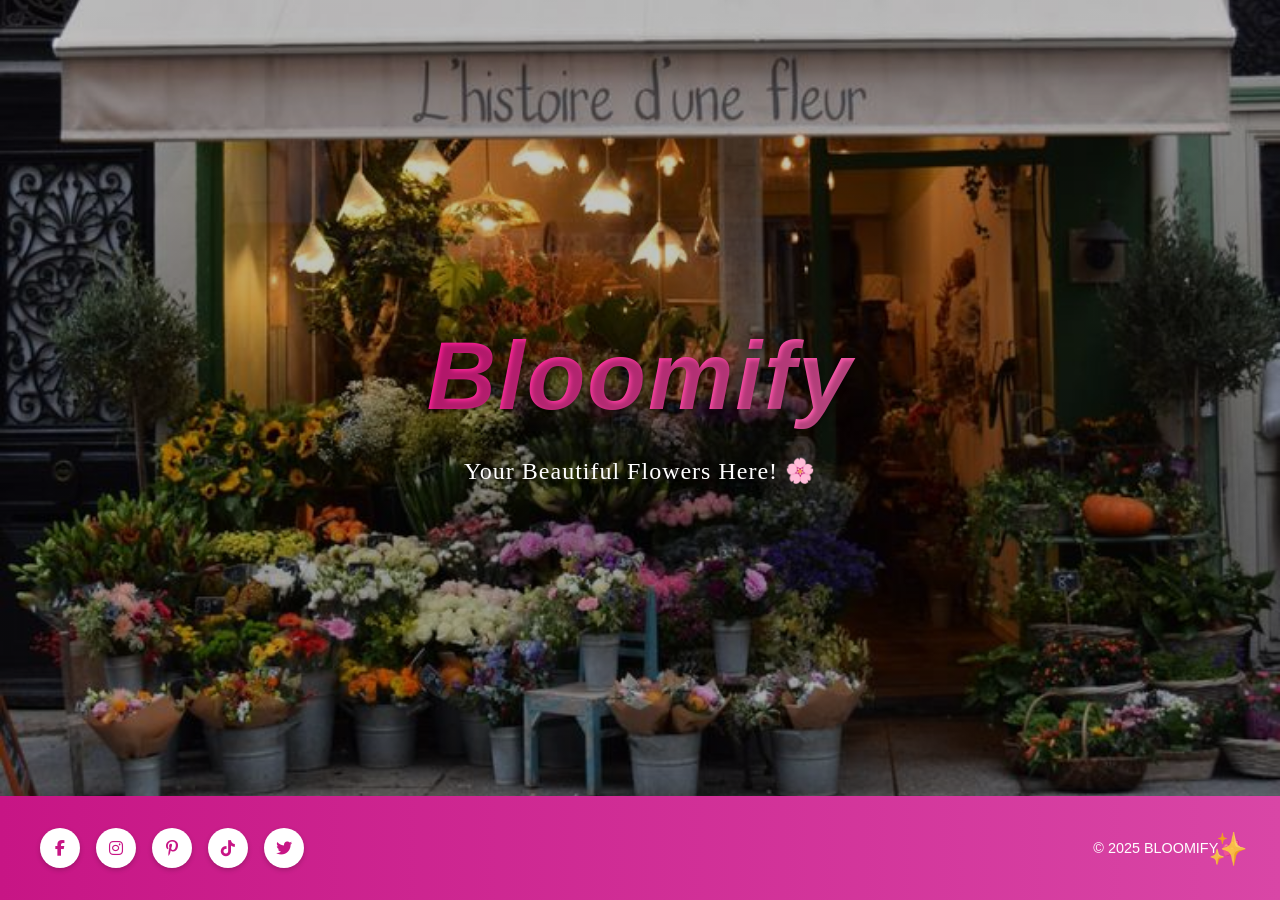
<file: index.html>
<!DOCTYPE html>
<html lang="en">
<head>
    <meta charset="UTF-8">
    <meta name="viewport" content="width=device-width, initial-scale=1.0">
    <title>Bloomify - Your Beautiful Flowers Here!</title>
    
    <link rel="stylesheet" href="indexstyle.css">
    <link rel="stylesheet" href="https://cdnjs.cloudflare.com/ajax/libs/font-awesome/6.4.0/css/all.min.css">
    <link rel="icon" href="data:image/svg+xml,<svg xmlns='http://www.w3.org/2000/svg' viewBox='0 0 100 100'><text y='.9em' font-size='90'>🌸</text></svg>">

    <style>
        @keyframes fadeIn {
            from {
                opacity: 0;
                transform: translateY(-20px);
            }
            to {
                opacity: 1;
                transform: translateY(0);
            }
        }

        .hero-content {
            animation: fadeIn 1s ease-out;
        }

        .sparkle-icon {
            animation: sparkle 2s ease-in-out infinite;
        }

        @keyframes sparkle {
            0%, 100% {
                opacity: 0.8;
                transform: scale(1);
            }
            50% {
                opacity: 1;
                transform: scale(1.2);
            }
        }
    </style>
</head>
<body>
    <div class="hero-section">
        <div class="hero-content">
            <a href="home.html" class="logo-link">
                <h1 class="logo" style="letter-spacing: 2px; padding: 10px;">Bloomify</h1>
            </a>
            <p class="tagline" style="font-family: Georgia, serif; letter-spacing: 1px;">Your Beautiful Flowers Here! 🌸</p>
        </div>
    </div>

    <footer class="footer">
        <div class="footer-content">
            <div class="social-icons">
                <a href="#" class="social-icon" aria-label="Facebook" style="box-shadow: 0 2px 5px rgba(0,0,0,0.2);">
                    <i class="fab fa-facebook-f"></i>
                </a>
                <a href="#" class="social-icon" aria-label="Instagram" style="box-shadow: 0 2px 5px rgba(0,0,0,0.2);">
                    <i class="fab fa-instagram"></i>
                </a>
                <a href="#" class="social-icon" aria-label="Pinterest" style="box-shadow: 0 2px 5px rgba(0,0,0,0.2);">
                    <i class="fab fa-pinterest-p"></i>
                </a>
                <a href="#" class="social-icon" aria-label="TikTok" style="box-shadow: 0 2px 5px rgba(0,0,0,0.2);">
                    <i class="fab fa-tiktok"></i>
                </a>
                <a href="#" class="social-icon" aria-label="Twitter" style="box-shadow: 0 2px 5px rgba(0,0,0,0.2);">
                    <i class="fab fa-twitter"></i>
                </a>
            </div>

            <div class="copyright" style="text-transform: uppercase; font-size: 0.9rem;">
                © 2025 Bloomify 💕
            </div>
        </div>

        <div class="sparkle-icon">✨</div>
    </footer>
</body>
</html>
</file>
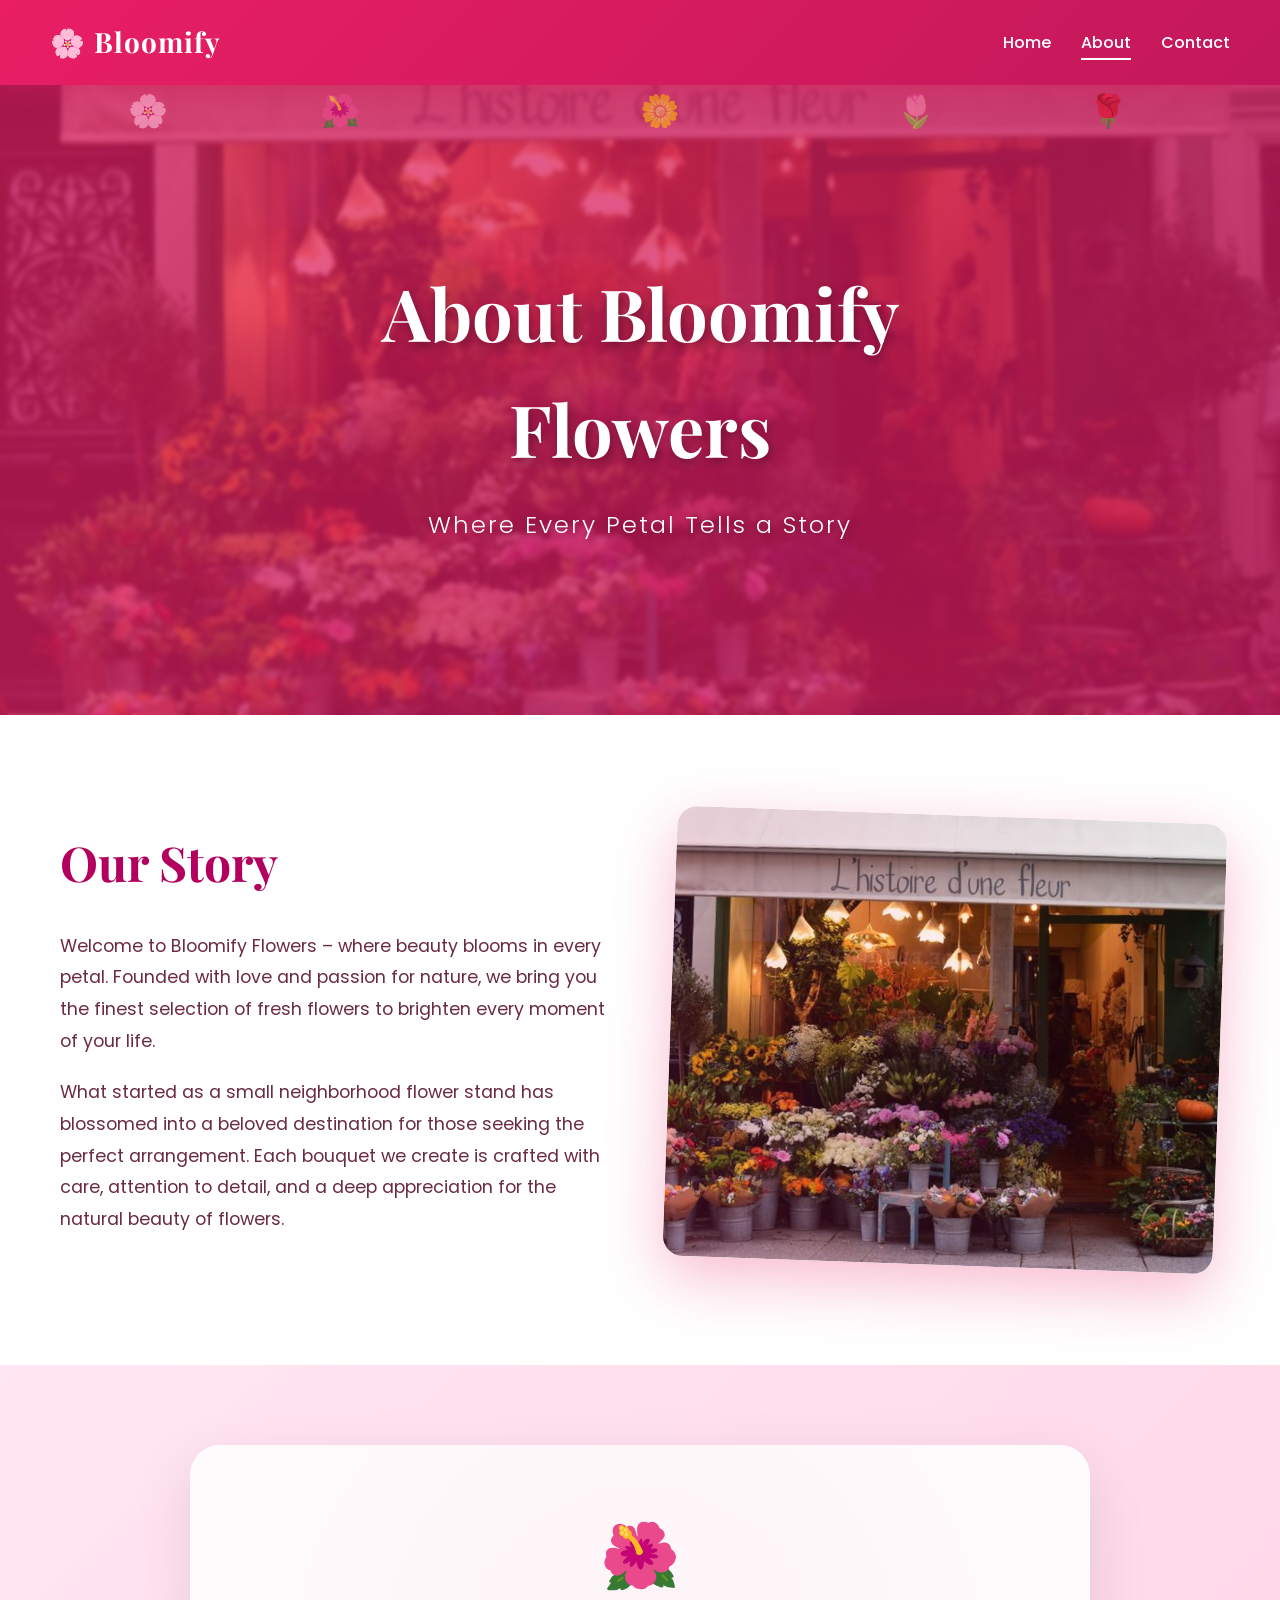
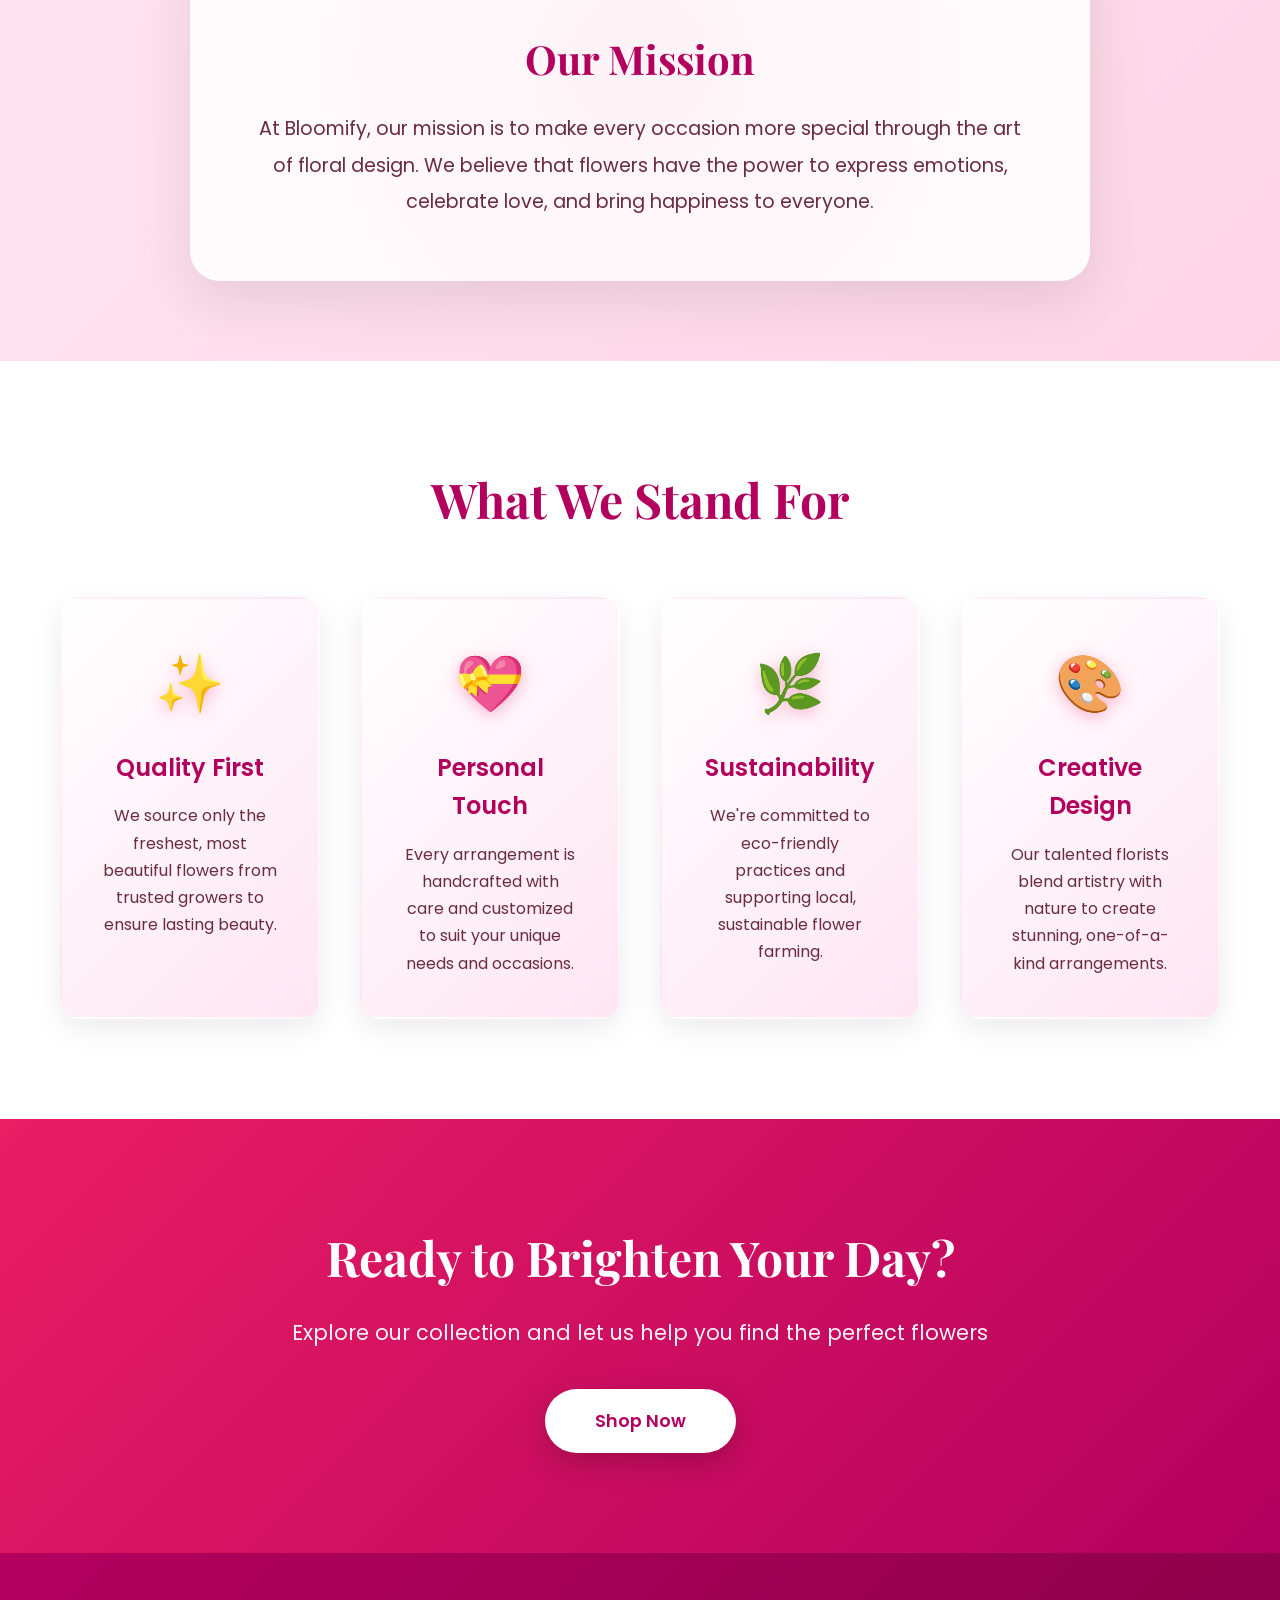
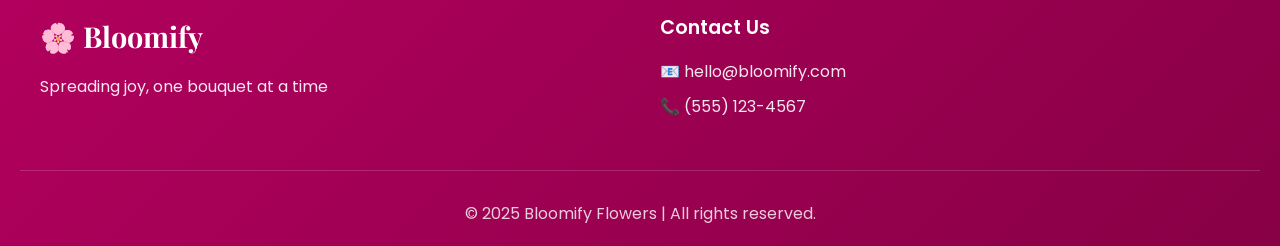
<file: about.html>
<!DOCTYPE html>
<html lang="en">
<head>
    <meta charset="UTF-8">
    <meta name="viewport" content="width=device-width, initial-scale=1.0">
    <title>About Us - Bloomify Flowers</title>
    <link rel="stylesheet" href="aboutstyle.css">
    <link rel="preconnect" href="https://fonts.googleapis.com">
    <link rel="preconnect" href="https://fonts.gstatic.com" crossorigin>
    <link href="https://fonts.googleapis.com/css2?family=Playfair+Display:wght@400;600;700&family=Poppins:wght@300;400;500;600&display=swap" rel="stylesheet">
    <link rel="icon" href="data:image/svg+xml,<svg xmlns='http://www.w3.org/2000/svg' viewBox='0 0 100 100'><text y='.9em' font-size='90'>🌸</text></svg>">
</head>
<body>

<!-- Navigation -->
<nav class="navbar">
    <div class="navbar-left">
    <span class="logo">🌸 Bloomify</span>
    </div>
    <div class="navbar-right">
      <a href="home.html">Home</a>
      <a href="about.html" class="active">About</a>
      <a href="contact.html">Contact</a>
    </div>
</nav>

<!-- Hero Section -->
<section class="about-hero">
    <div class="hero-overlay"></div>
    <div class="about-hero-content">
        <h1 class="fade-in">About Bloomify Flowers</h1>
        <p class="subtitle fade-in-delay">Where Every Petal Tells a Story</p>
    </div>
    <div class="floating-petals">
      <span class="petal">🌸</span>
      <span class="petal">🌺</span>
      <span class="petal">🌼</span>
      <span class="petal">🌷</span>
      <span class="petal">🌹</span>
    </div>
  </section>

  <!-- Our Story Section -->
  <section class="our-story">
    <div class="container">
      <div class="story-content">
        <div class="story-text">
          <h2>Our Story</h2>
          <p>Welcome to Bloomify Flowers – where beauty blooms in every petal. Founded with love and passion for nature, we bring you the finest selection of fresh flowers to brighten every moment of your life.</p>
          <p>What started as a small neighborhood flower stand has blossomed into a beloved destination for those seeking the perfect arrangement. Each bouquet we create is crafted with care, attention to detail, and a deep appreciation for the natural beauty of flowers.</p>
        </div>
        <div class="story-image">
          <div class="image-frame">
            <img src="Toko Bunga.jpg" alt="Bloomify Flower Shop" onerror="this.style.display='none'">
          </div>
        </div>
      </div>
    </div>
  </section>

  <!-- Mission Section -->
  <section class="mission-section">
    <div class="container">
      <div class="mission-card">
        <div class="mission-icon">🌺</div>
        <h2>Our Mission</h2>
        <p>At Bloomify, our mission is to make every occasion more special through the art of floral design. We believe that flowers have the power to express emotions, celebrate love, and bring happiness to everyone.</p>
      </div>
    </div>
  </section>

  <!-- Values Section -->
  <section class="values-section">
    <div class="container">
      <h2 class="section-title">What We Stand For</h2>
      <div class="values-grid">
        <div class="value-card">
          <div class="value-icon">✨</div>
          <h3>Quality First</h3>
          <p>We source only the freshest, most beautiful flowers from trusted growers to ensure lasting beauty.</p>
        </div>
        <div class="value-card">
          <div class="value-icon">💝</div>
          <h3>Personal Touch</h3>
          <p>Every arrangement is handcrafted with care and customized to suit your unique needs and occasions.</p>
        </div>
        <div class="value-card">
          <div class="value-icon">🌿</div>
          <h3>Sustainability</h3>
          <p>We're committed to eco-friendly practices and supporting local, sustainable flower farming.</p>
        </div>
        <div class="value-card">
          <div class="value-icon">🎨</div>
          <h3>Creative Design</h3>
          <p>Our talented florists blend artistry with nature to create stunning, one-of-a-kind arrangements.</p>
        </div>
      </div>
    </div>
  </section>

  <!-- Call to Action -->
  <section class="cta-section">
    <div class="container">
      <h2>Ready to Brighten Your Day?</h2>
      <p>Explore our collection and let us help you find the perfect flowers</p>
      <a href="home.html" class="cta-button">Shop Now</a>
    </div>
  </section>

  <!-- Footer -->
  <footer>
    <div class="footer-content">
      <div class="footer-section">
        <h3>🌸 Bloomify</h3>
        <p>Spreading joy, one bouquet at a time</p>
      </div>
      <div class="footer-section">
        <h4>Contact Us</h4>
        <p>📧 hello@bloomify.com</p>
        <p>📞 (555) 123-4567</p>
      </div>
    </div>
    <div class="footer-bottom">
      <p>&copy; 2025 Bloomify Flowers | All rights reserved.</p>
    </div>
  </footer>

</body>
</html>
</file>
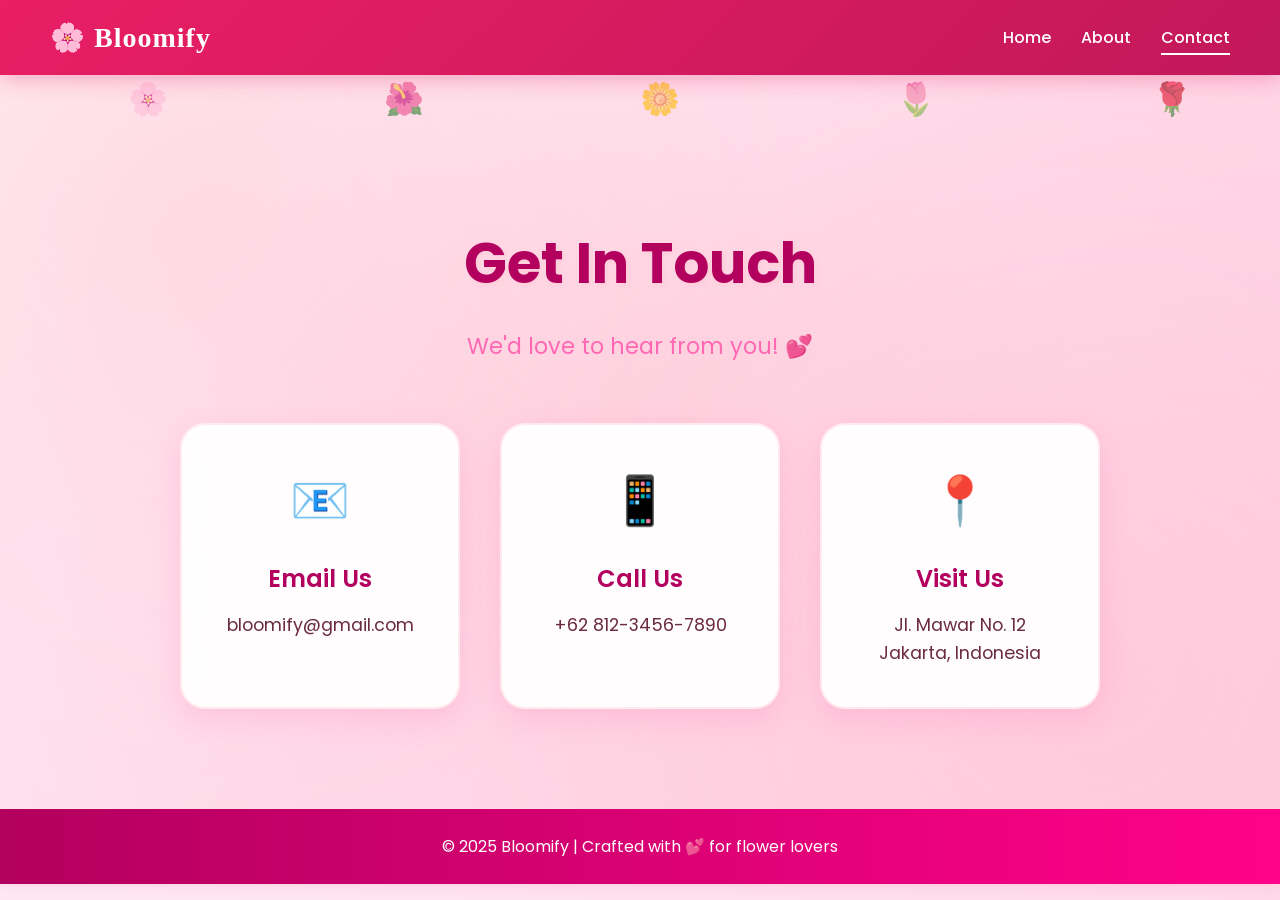
<file: contact.html>
<!DOCTYPE html>
<html lang="en">
<head>
    <meta charset="UTF-8">
    <meta name="viewport" content="width=device-width, initial-scale=1.0">
    <title>Contact Us - Bloomify</title>
    <link href="https://fonts.googleapis.com/css2?family=Poppins:wght@300;400;600;700&display=swap" rel="stylesheet">
    <link href="contactstyle.css" rel="stylesheet">
    <link rel="icon" href="data:image/svg+xml,<svg xmlns='http://www.w3.org/2000/svg' viewBox='0 0 100 100'><text y='.9em' font-size='90'>🌸</text></svg>">
</head>
<body>
    <nav class="navbar">
        <div class="navbar-left">
            <span class="logo">🌸 Bloomify</span>
        </div>
        <div class="navbar-right">
            <a href="home.html">Home</a>
            <a href="about.html">About</a>
            <a href="contactnew.html" class="active">Contact</a>
        </div>
    </nav>

    <section class="contact" id="contact">
        <div class="floating-petals">
            <span class="petal">🌸</span>
            <span class="petal">🌺</span>
            <span class="petal">🌼</span>
            <span class="petal">🌷</span>
            <span class="petal">🌹</span>
        </div>
        
        <div class="contact-header">
            <h2>Get In Touch</h2>
            <p class="contact-subtitle">We'd love to hear from you! 💕</p>
        </div>

        <div class="contact-info-cards">
            <div class="info-card">
                <div class="icon-wrapper">📧</div>
                <h3>Email Us</h3>
                <p>bloomify@gmail.com</p>
            </div>

            <div class="info-card">
                <div class="icon-wrapper">📱</div>
                <h3>Call Us</h3>
                <p>+62 812-3456-7890</p>
            </div>

            <div class="info-card">
                <div class="icon-wrapper">📍</div>
                <h3>Visit Us</h3>
                <p>Jl. Mawar No. 12<br>Jakarta, Indonesia</p>
            </div>
        </div>
    </section>

    <footer>
        <p>© 2025 Bloomify | Crafted with 💕 for flower lovers</p>
    </footer>
</body>
</html>
</file>
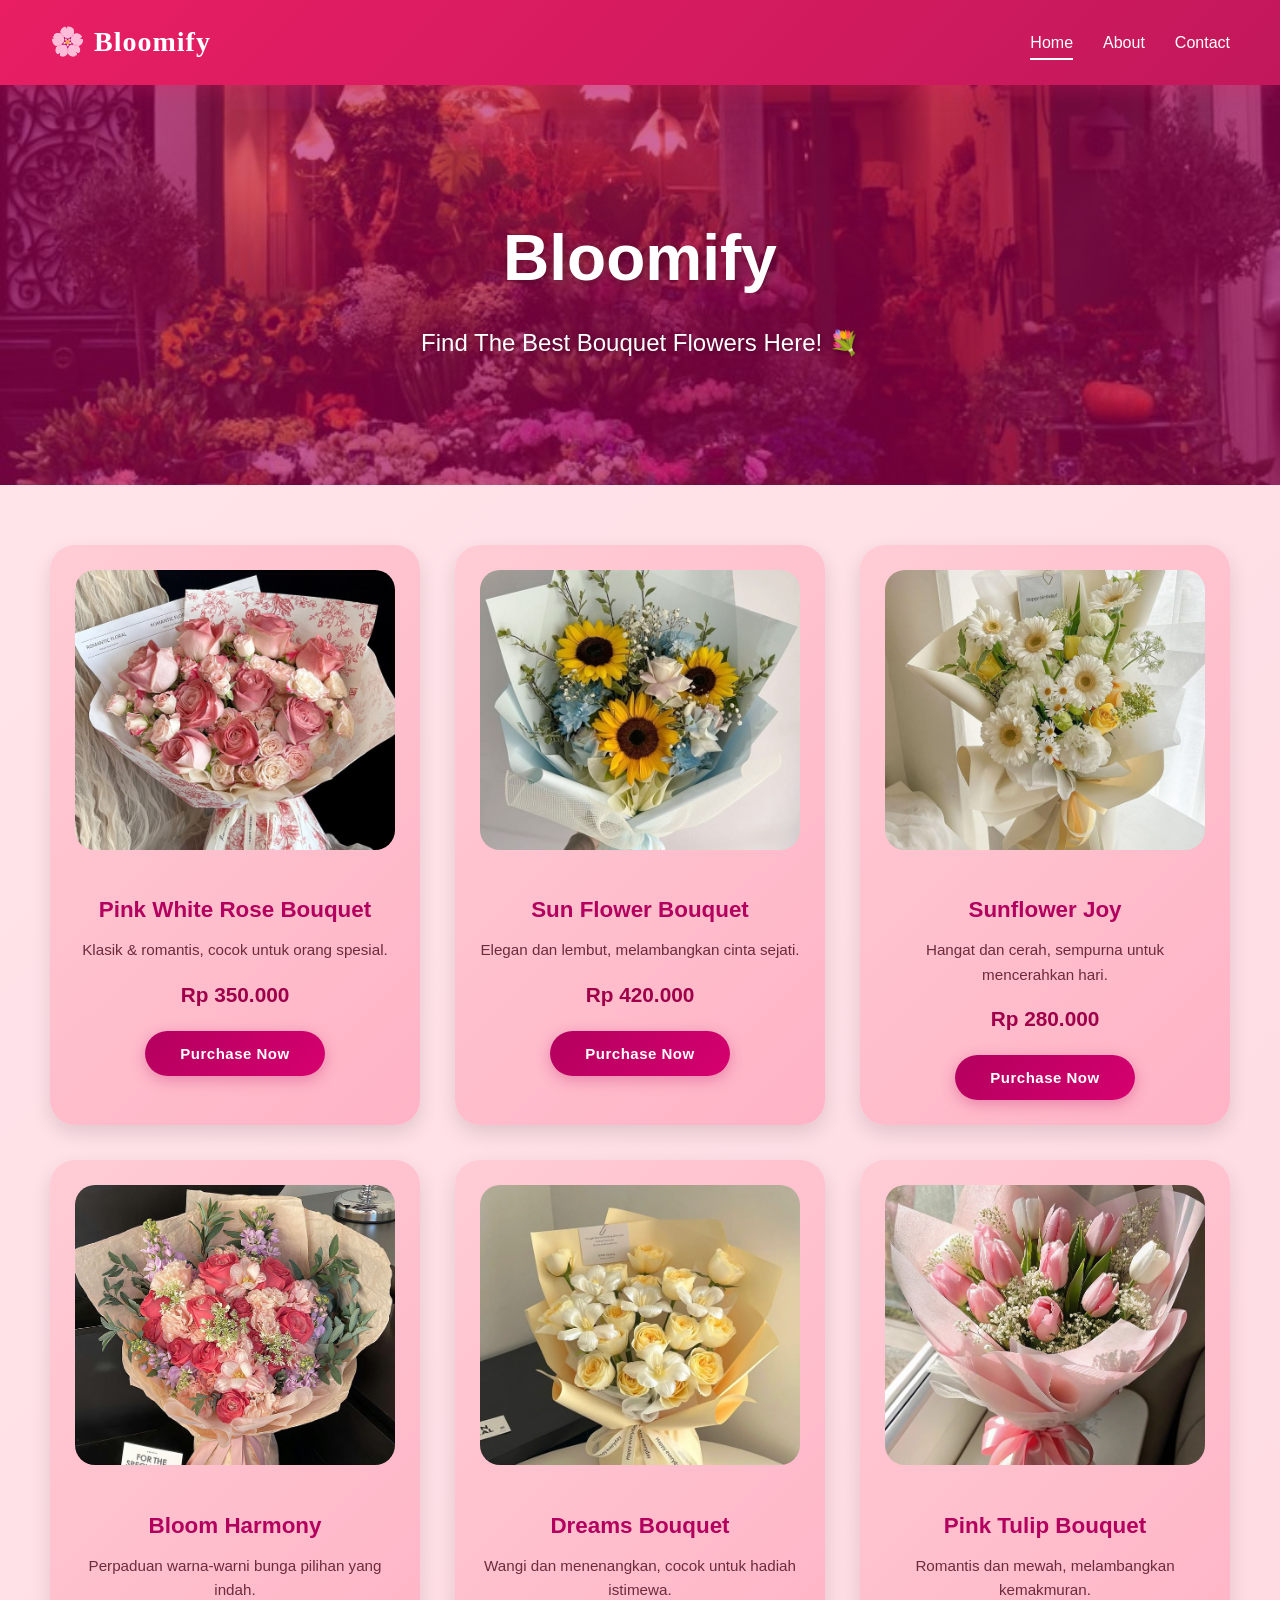
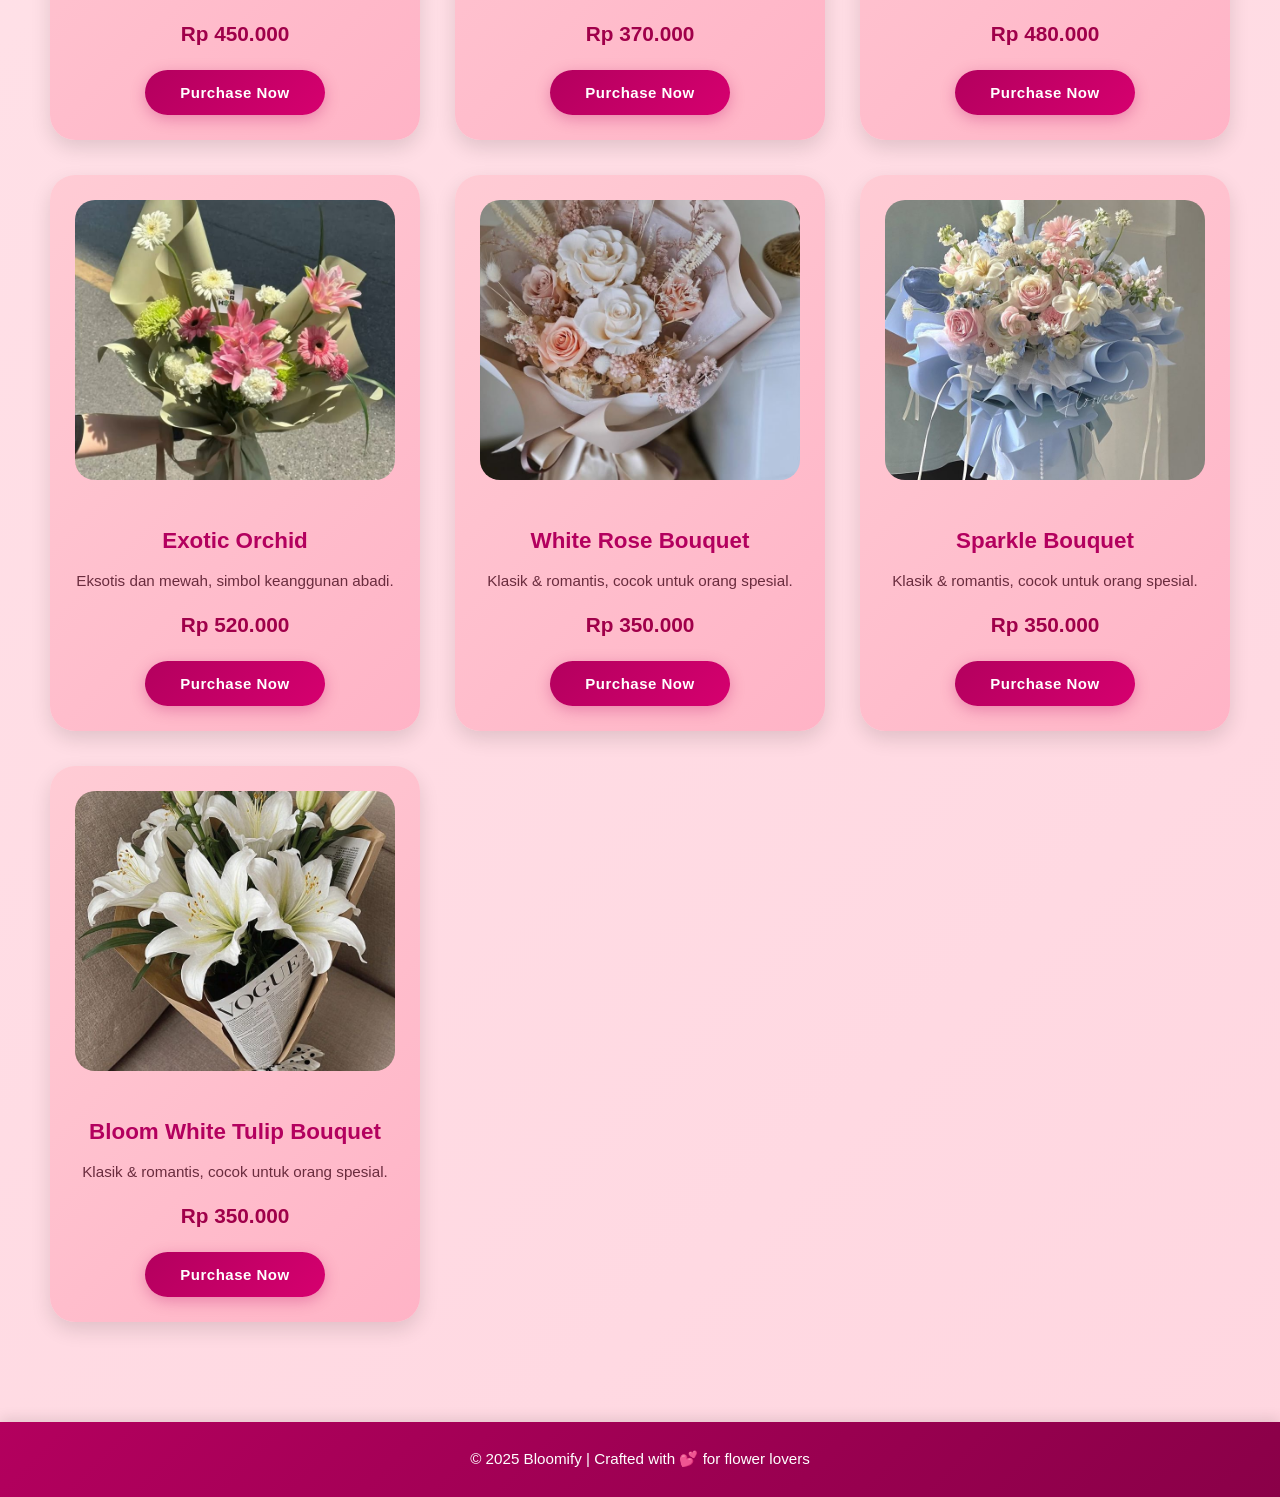
<file: home.html>
<!DOCTYPE html>
<html lang="id">

<head>
    <meta charset="UTF-8">
    <meta name="viewport" content="width=device-width, initial-scale=1.0">
    <title>Bloomify - Find The Best Bouquet Flowers</title>
    <link rel="stylesheet" href="homestyle.css">
    <link rel="icon" href="data:image/svg+xml,<svg xmlns='http://www.w3.org/2000/svg' viewBox='0 0 100 100'><text y='.9em' font-size='90'>🌸</text></svg>">
</head>

<body>
    <nav class="navbar">
        <div class="navbar-left">
            <span class="logo">🌸 Bloomify</span>
        </div>
        <div class="navbar-right">
            <a href="home.html" class="active">Home</a>
            <a href="about.html">About</a>
            <a href="contact.html">Contact</a>
        </div>
    </nav>

    <header class="hero" id="home">
        <div class="hero-overlay"></div>
        <div class="hero-content">
            <h1>Bloomify</h1>
            <p>Find The Best Bouquet Flowers Here! 💐</p>
        </div>
    </header>

    <section class="card-container" id="bouquets">
        <div class="card">
            <img src="bouquet1.jpg" alt="Pink-White Rose Bouquet">
            <h3>Pink White Rose Bouquet</h3>
            <p class="desc">Klasik & romantis, cocok untuk orang spesial.</p>
            <p class="price">Rp 350.000</p>
            <a href="purchase.html"><button class="purchase-btn">Purchase Now</button></a>
        </div>

        <div class="card">
            <img src="bouquet2.jpg" alt="Sun Flower Bouquet">
            <h3>Sun Flower Bouquet</h3>
            <p class="desc">Elegan dan lembut, melambangkan cinta sejati.</p>
            <p class="price">Rp 420.000</p>
            <a href="purchase.html"><button class="purchase-btn">Purchase Now</button></a>
        </div>

        <div class="card">
            <img src="bouquet3.jpg" alt="Sunflower Bouquet">
            <h3>Sunflower Joy</h3>
            <p class="desc">Hangat dan cerah, sempurna untuk mencerahkan hari.</p>
            <p class="price">Rp 280.000</p>
            <a href="purchase.html"><button class="purchase-btn">Purchase Now</button></a>
        </div>

        <div class="card">
            <img src="bouquet4.jpg" alt="Mixed Bouquet">
            <h3>Bloom Harmony</h3>
            <p class="desc">Perpaduan warna-warni bunga pilihan yang indah.</p>
            <p class="price">Rp 450.000</p>
            <a href="purchase.html"><button class="purchase-btn">Purchase Now</button></a>
        </div>

        <div class="card">
            <img src="bouquet5.jpg" alt="Dreams Bouquet">
            <h3>Dreams Bouquet</h3>
            <p class="desc">Wangi dan menenangkan, cocok untuk hadiah istimewa.</p>
            <p class="price">Rp 370.000</p>
            <a href="purchase.html"><button class="purchase-btn">Purchase Now</button></a>
        </div>

        <div class="card">
            <img src="bouquet6.jpg" alt="Pink Tulip Bouquet">
            <h3>Pink Tulip Bouquet</h3>
            <p class="desc">Romantis dan mewah, melambangkan kemakmuran.</p>
            <p class="price">Rp 480.000</p>
            <a href="purchase.html"><button class="purchase-btn">Purchase Now</button></a>
        </div>

        <div class="card">
            <img src="bouquet7.jpg" alt="Orchid Bouquet">
            <h3>Exotic Orchid</h3>
            <p class="desc">Eksotis dan mewah, simbol keanggunan abadi.</p>
            <p class="price">Rp 520.000</p>
            <a href="purchase.html"><button class="purchase-btn">Purchase Now</button></a>
        </div>

        <div class="card">
            <img src="bouquet8.jpg" alt="White Rose Bouquet">
            <h3>White Rose Bouquet</h3>
            <p class="desc">Klasik & romantis, cocok untuk orang spesial.</p>
            <p class="price">Rp 350.000</p>
            <a href="purchase.html"><button class="purchase-btn">Purchase Now</button></a>
        </div>

        <div class="card">
            <img src="bouquet9.jpg" alt="Sparkle Bouquet">
            <h3>Sparkle Bouquet</h3>
            <p class="desc">Klasik & romantis, cocok untuk orang spesial.</p>
            <p class="price">Rp 350.000</p>
            <a href="purchase.html"><button class="purchase-btn">Purchase Now</button></a>
        </div>

        <div class="card">
            <img src="bouquet10.jpg" alt="Bloom White Tulip Bouquet">
            <h3>Bloom White Tulip Bouquet</h3>
            <p class="desc">Klasik & romantis, cocok untuk orang spesial.</p>
            <p class="price">Rp 350.000</p>
            <a href="purchase.html"><button class="purchase-btn">Purchase Now</button></a>
        </div>
    </section>

    <footer>
        <p>© 2025 Bloomify | Crafted with 💕 for flower lovers</p>
    </footer>

    <script>
        // Add click effect to purchase buttons
        document.querySelectorAll('.purchase-btn').forEach(button => {
            button.addEventListener('click', function() {
                this.classList.add('clicked');
                setTimeout(() => {
                    this.classList.remove('clicked');
                }, 300);
            });
        });
    </script>
</body>

</html>
</file>
<file: indexstyle.css>
* {
    margin: 0;
    padding: 0;
    box-sizing: border-box;
}

body {
    font-family: -apple-system, BlinkMacSystemFont, 'Segoe UI', Roboto, 'Helvetica Neue', Arial, sans-serif;
    min-height: 100vh;
    display: flex;
    flex-direction: column;
}

.hero-section {
    flex: 1;
    background-image: url('Toko\ Bunga.jpg');
    background-size: cover;
    background-position: center;
    background-repeat: no-repeat;
    display: flex;
    align-items: center;
    justify-content: center;
    position: relative;
    min-height: 80vh;
}

.hero-section::before {
    content: '';
    position: absolute;
    top: 0;
    left: 0;
    right: 0;
    bottom: 0;
    background: linear-gradient(rgba(0, 0, 0, 0.2), rgba(0, 0, 0, 0.3));
}

.hero-content {
    position: relative;
    text-align: center;
    z-index: 1;
    padding: 2rem;
}

.logo-link {
    text-decoration: none;
    display: inline-block;
    transition: transform 0.3s ease;
}

.logo-link:hover {
    transform: scale(1.05);
}

.logo {
    font-size: 6rem;
    font-weight: bold;
    background: linear-gradient(135deg, #ff1493, #ff69b4);
    -webkit-background-clip: text;
    -webkit-text-fill-color: transparent;
    background-clip: text;
    font-style: italic;
    text-shadow: 2px 2px 4px rgba(0, 0, 0, 0.3);
    margin-bottom: 1rem;
    cursor: pointer;
}

.tagline {
    color: white;
    font-size: 1.5rem;
    font-weight: 500;
    text-shadow: 2px 2px 8px rgba(0, 0, 0, 0.5);
}

.footer {
    background: linear-gradient(90deg, #c71585, #d946a6);
    padding: 2rem;
    position: relative;
}

.footer-content {
    max-width: 1200px;
    margin: 0 auto;
    display: flex;
    align-items: center;
    justify-content: space-between;
    flex-wrap: wrap;
    gap: 2rem;
}

.social-icons {
    display: flex;
    gap: 1rem;
}

.social-icon {
    width: 40px;
    height: 40px;
    background-color: white;
    border-radius: 50%;
    display: flex;
    align-items: center;
    justify-content: center;
    color: #c71585;
    text-decoration: none;
    transition: all 0.3s ease;
}

.social-icon:hover {
    background-color: #d946a6;
    color: white;
    transform: translateY(-3px);
}

.copyright {
    color: white;
    font-weight: 500;
}

.sparkle-icon {
    position: absolute;
    right: 2rem;
    bottom: 2rem;
    font-size: 2rem;
    opacity: 0.8;
}

/* Responsive Design */
@media (max-width: 768px) {
    .logo {
        font-size: 4rem;
    }

    .tagline {
        font-size: 1.2rem;
    }

    .footer-content {
        flex-direction: column;
        text-align: center;
    }

    .sparkle-icon {
        position: static;
        margin-top: 1rem;
    }
}

@media (max-width: 480px) {
    .logo {
        font-size: 3rem;
    }

    .tagline {
        font-size: 1rem;
    }

    .social-icons {
        flex-wrap: wrap;
        justify-content: center;
    }
}
</file>
<file: aboutstyle.css>
/* ============================
   GLOBAL STYLES
============================ */
* {
    margin: 0;
    padding: 0;
    box-sizing: border-box;
}

:root {
    --primary-pink: #e91e63;
    --deep-pink: #b3005e;
    --light-pink: #ffe6f2;
    --soft-pink: #ffd6e7;
    --cream: #fff7fa;
    --text-dark: #4a1a2c;
    --text-light: #6a2c3e;
    --shadow: rgba(0, 0, 0, 0.1);
}

body {
    margin: 0;
    font-family: 'Poppins', sans-serif;
    background-color: var(--cream);
    color: var(--text-dark);
    line-height: 1.6;
    overflow-x: hidden;
    animation: pageSlideIn 0.5s ease-out;
}

@keyframes pageSlideIn {
    from {
        opacity: 0;
        transform: translateX(30px);
    }
    to {
        opacity: 1;
        transform: translateX(0);
    }
}

.container {
    max-width: 1200px;
    margin: 0 auto;
    padding: 0 20px;
}

/* ============================
   NAVIGATION
============================ */
.navbar {
    background: linear-gradient(135deg, #e91e63 0%, #c2185b 100%);
    display: flex;
    justify-content: space-between;
    align-items: center;
    padding: 20px 50px;
    position: sticky;
    top: 0;
    z-index: 1000;
    box-shadow: 0 4px 20px rgba(233, 30, 99, 0.3);
    backdrop-filter: blur(10px);
}

.navbar-left .logo {
    font-size: 28px;
    font-weight: 700;
    color: #fff;
    font-family: 'Playfair Display', serif;
    letter-spacing: 1px;
}

.navbar-right {
    display: flex;
    gap: 30px;
}

.navbar-right a {
    color: #fff;
    text-decoration: none;
    font-weight: 500;
    transition: all 0.3s ease;
    position: relative;
    padding: 5px 0;
}

.navbar-right a::after {
    content: '';
    position: absolute;
    bottom: 0;
    left: 0;
    width: 0;
    height: 2px;
    background-color: #fff;
    transition: width 0.3s ease;
}

.navbar-right a:hover::after,
.navbar-right a.active::after {
    width: 100%;
}

.navbar-right a:hover {
    transform: translateY(-2px);
}

/* ============================
   ABOUT HERO SECTION
============================ */
.about-hero {
    position: relative;
    background-image: url('Toko Bunga.jpg');
    background-size: cover;
    background-position: center;
    height: 70vh;
    display: flex;
    justify-content: center;
    align-items: center;
    overflow: hidden;
}

.hero-overlay {
    position: absolute;
    inset: 0;
    background: linear-gradient(135deg, rgba(233, 30, 99, 0.7) 0%, rgba(194, 24, 91, 0.8) 100%);
    backdrop-filter: blur(2px);
}

.about-hero-content {
    position: relative;
    z-index: 2;
    text-align: center;
    color: #fff;
    max-width: 800px;
    padding: 20px;
}

.about-hero h1 {
    font-family: 'Playfair Display', serif;
    font-size: 4.5em;
    margin-bottom: 20px;
    font-weight: 700;
    text-shadow: 2px 4px 10px rgba(0, 0, 0, 0.3);
}

.about-hero .subtitle {
    font-size: 1.5em;
    font-weight: 300;
    letter-spacing: 2px;
    text-shadow: 1px 2px 8px rgba(0, 0, 0, 0.3);
}

/* Floating Petals Animation */
.floating-petals {
    position: absolute;
    width: 100%;
    height: 100%;
    overflow: hidden;
    pointer-events: none;
}

.petal {
    position: absolute;
    font-size: 2em;
    opacity: 0.6;
    animation: float 15s infinite ease-in-out;
}

.petal:nth-child(1) { left: 10%; animation-delay: 0s; }
.petal:nth-child(2) { left: 25%; animation-delay: 2s; }
.petal:nth-child(3) { left: 50%; animation-delay: 4s; }
.petal:nth-child(4) { left: 70%; animation-delay: 6s; }
.petal:nth-child(5) { left: 85%; animation-delay: 8s; }

@keyframes float {
    0%, 100% { transform: translateY(-100px) rotate(0deg); }
    50% { transform: translateY(100vh) rotate(360deg); }
}

/* Fade In Animations */
.fade-in {
    animation: fadeIn 1.2s ease-in;
}

.fade-in-delay {
    animation: fadeIn 1.5s ease-in;
}

@keyframes fadeIn {
    from { opacity: 0; transform: translateY(30px); }
    to { opacity: 1; transform: translateY(0); }
}

/* ============================
   OUR STORY SECTION
============================ */
.our-story {
    padding: 100px 20px;
    background-color: #fff;
}

.story-content {
    display: grid;
    grid-template-columns: 1fr 1fr;
    gap: 60px;
    align-items: center;
}

.story-text h2 {
    font-family: 'Playfair Display', serif;
    font-size: 3em;
    color: var(--deep-pink);
    margin-bottom: 30px;
}

.story-text p {
    font-size: 1.1em;
    color: var(--text-light);
    margin-bottom: 20px;
    line-height: 1.8;
}

.story-image {
    position: relative;
}

.image-frame {
    position: relative;
    border-radius: 20px;
    overflow: hidden;
    box-shadow: 0 20px 60px rgba(233, 30, 99, 0.3);
    transform: rotate(2deg);
    transition: transform 0.5s ease;
}

.image-frame:hover {
    transform: rotate(0deg) scale(1.05);
}

.image-frame img {
    width: 100%;
    height: 450px;
    object-fit: cover;
    display: block;
}

.image-frame::before {
    content: '';
    position: absolute;
    inset: 0;
    background: linear-gradient(45deg, rgba(233, 30, 99, 0.2), transparent);
    pointer-events: none;
}

/* ============================
   MISSION SECTION
============================ */
.mission-section {
    padding: 80px 20px;
    background: linear-gradient(135deg, var(--light-pink) 0%, var(--soft-pink) 100%);
}

.mission-card {
    background: #fff;
    border-radius: 30px;
    padding: 60px;
    text-align: center;
    max-width: 900px;
    margin: 0 auto;
    box-shadow: 0 20px 60px rgba(0, 0, 0, 0.1);
    position: relative;
    overflow: hidden;
}

.mission-card::before {
    content: '';
    position: absolute;
    top: -50%;
    right: -50%;
    width: 200%;
    height: 200%;
    background: radial-gradient(circle, rgba(233, 30, 99, 0.05) 0%, transparent 70%);
    animation: pulse 8s ease-in-out infinite;
}

@keyframes pulse {
    0%, 100% { transform: scale(1); opacity: 0.5; }
    50% { transform: scale(1.1); opacity: 0.8; }
}

.mission-icon {
    font-size: 4em;
    margin-bottom: 20px;
}

.mission-card h2 {
    font-family: 'Playfair Display', serif;
    font-size: 2.5em;
    color: var(--deep-pink);
    margin-bottom: 20px;
    position: relative;
}

.mission-card p {
    font-size: 1.2em;
    color: var(--text-light);
    line-height: 1.9;
    position: relative;
}

/* ============================
   VALUES SECTION
============================ */
.values-section {
    padding: 100px 20px;
    background-color: #fff;
}

.section-title {
    font-family: 'Playfair Display', serif;
    font-size: 3em;
    text-align: center;
    color: var(--deep-pink);
    margin-bottom: 60px;
}

.values-grid {
    display: grid;
    grid-template-columns: repeat(auto-fit, minmax(250px, 1fr));
    gap: 40px;
}

.value-card {
    background: linear-gradient(135deg, #fff 0%, var(--light-pink) 100%);
    padding: 40px;
    border-radius: 20px;
    text-align: center;
    transition: all 0.4s ease;
    box-shadow: 0 10px 30px rgba(0, 0, 0, 0.08);
    border: 2px solid transparent;
}

.value-card:hover {
    transform: translateY(-10px);
    box-shadow: 0 20px 50px rgba(233, 30, 99, 0.2);
    border-color: var(--primary-pink);
}

.value-icon {
    font-size: 3.5em;
    margin-bottom: 20px;
    filter: drop-shadow(0 4px 8px rgba(233, 30, 99, 0.3));
}

.value-card h3 {
    font-size: 1.5em;
    color: var(--deep-pink);
    margin-bottom: 15px;
    font-weight: 600;
}

.value-card p {
    color: var(--text-light);
    line-height: 1.7;
}

/* ============================
   CTA SECTION
============================ */
.cta-section {
    padding: 100px 20px;
    background: linear-gradient(135deg, var(--primary-pink) 0%, var(--deep-pink) 100%);
    text-align: center;
    color: #fff;
}

.cta-section h2 {
    font-family: 'Playfair Display', serif;
    font-size: 3em;
    margin-bottom: 20px;
}

.cta-section p {
    font-size: 1.3em;
    margin-bottom: 40px;
    opacity: 0.95;
}

.cta-button {
    display: inline-block;
    background: #fff;
    color: var(--deep-pink);
    padding: 18px 50px;
    border-radius: 50px;
    text-decoration: none;
    font-weight: 600;
    font-size: 1.1em;
    transition: all 0.3s ease;
    box-shadow: 0 10px 30px rgba(0, 0, 0, 0.2);
}

.cta-button:hover {
    transform: translateY(-5px) scale(1.05);
    box-shadow: 0 15px 40px rgba(0, 0, 0, 0.3);
}

/* ============================
   FOOTER
============================ */
footer {
    background: linear-gradient(135deg, #b3005e 0%, #880046 100%);
    color: white;
    padding: 60px 20px 20px;
}

.footer-content {
    max-width: 1200px;
    margin: 0 auto;
    display: grid;
    grid-template-columns: repeat(auto-fit, minmax(250px, 1fr));
    gap: 40px;
    margin-bottom: 40px;
}

.footer-section h3 {
    font-family: 'Playfair Display', serif;
    font-size: 1.8em;
    margin-bottom: 15px;
}

.footer-section h4 {
    font-size: 1.2em;
    margin-bottom: 15px;
    font-weight: 600;
}

.footer-section p {
    margin-bottom: 10px;
    opacity: 0.9;
}

.footer-section a {
    display: block;
    color: #fff;
    text-decoration: none;
    margin-bottom: 8px;
    opacity: 0.9;
    transition: all 0.3s ease;
}

.footer-section a:hover {
    opacity: 1;
    padding-left: 10px;
}

.footer-bottom {
    text-align: center;
    padding-top: 30px;
    border-top: 1px solid rgba(255, 255, 255, 0.2);
    opacity: 0.8;
}

/* ============================
   RESPONSIVE DESIGN
============================ */
@media (max-width: 968px) {
    .navbar {
        padding: 15px 30px;
    }
    
    .about-hero h1 {
        font-size: 3em;
    }
    
    .story-content {
        grid-template-columns: 1fr;
    }
    
    .story-text h2,
    .section-title {
        font-size: 2.2em;
    }
    
    .cta-section h2 {
        font-size: 2.5em;
    }
}

@media (max-width: 768px) {
    .navbar {
        padding: 15px 20px;
    }
    
    .navbar-right {
        gap: 15px;
    }
    
    .navbar-right a {
        font-size: 0.9em;
    }
    
    .about-hero {
        height: 50vh;
    }
    
    .about-hero h1 {
        font-size: 2.5em;
    }
    
    .about-hero .subtitle {
        font-size: 1.1em;
    }
    
    .our-story {
        padding: 60px 20px;
    }
    
    .mission-card {
        padding: 40px 30px;
    }
    
    .values-section {
        padding: 60px 20px;
    }
    
    .cta-section {
        padding: 60px 20px;
    }
}
</file>
<file: contactstyle.css>
* {
    box-sizing: border-box;
}

body {
    margin: 0;
    font-family: "Poppins", sans-serif;
    background: linear-gradient(135deg, #fff0f5 0%, #ffe6f2 50%, #ffd9e8 100%);
    color: #4a1a2c;
    min-height: 100vh;
    animation: pageSlideIn 0.5s ease-out;
}

@keyframes pageSlideIn {
    from {
        opacity: 0;
        transform: translateX(30px);
    }
    to {
        opacity: 1;
        transform: translateX(0);
    }
}

body {
    margin: 0;
    font-family: "Poppins", sans-serif;
    background: linear-gradient(135deg, #fff0f5 0%, #ffe6f2 50%, #ffd9e8 100%);
    color: #4a1a2c;
    min-height: 100vh;
    animation: pageSlideIn 0.5s ease-out;
}

@keyframes pageSlideIn {
    from {
        opacity: 0;
        transform: translateX(30px);
    }
    to {
        opacity: 1;
        transform: translateX(0);
    }
}

/* Navbar Styles */
.navbar {
    background: linear-gradient(135deg, #e91e63 0%, #c2185b 100%);
    display: flex;
    justify-content: space-between;
    align-items: center;
    padding: 20px 50px;
    position: sticky;
    top: 0;
    z-index: 1000;
    box-shadow: 0 4px 20px rgba(233, 30, 99, 0.3);
    backdrop-filter: blur(10px);
}

.navbar-left .logo {
    font-size: 28px;
    font-weight: 700;
    color: #fff;
    font-family: 'Playfair Display', serif;
    letter-spacing: 1px;
}

.navbar-right {
    display: flex;
    gap: 30px;
}

.navbar-right a {
    color: #fff;
    text-decoration: none;
    font-weight: 500;
    transition: all 0.3s ease;
    position: relative;
    padding: 5px 0;
}

.navbar-right a::after {
    content: '';
    position: absolute;
    bottom: 0;
    left: 0;
    width: 0;
    height: 2px;
    background-color: #fff;
    transition: width 0.3s ease;
}

.navbar-right a:hover::after,
.navbar-right a.active::after {
    width: 100%;
}

.navbar-right a:hover {
    transform: translateY(-2px);
}

/* Hero Section */
.hero {
    background-image: url('Toko Bunga.jpg');
    background-size: cover;
    background-position: center;
    background-repeat: no-repeat;
    height: 55vh;
    padding: 100px 20px;
    display: flex;
    flex-direction: column;
    justify-content: center;
    align-items: center;
    position: relative;
}

.hero::before {
    content: "";
    position: absolute;
    inset: 0;
    background: linear-gradient(135deg, rgba(255, 182, 193, 0.3), rgba(255, 192, 203, 0.3));
}

.hero h1 {
    font-size: 8em;
    margin-bottom: 10px;
    text-align: center;
    color: #ff0289;
    position: relative;
    z-index: 1;
    text-shadow: 3px 3px 6px rgba(0, 0, 0, 0.1);
    animation: float 3s ease-in-out infinite;
}

@keyframes float {
    0%, 100% { transform: translateY(0px); }
    50% { transform: translateY(-10px); }
}

/* Card Container */
.card-container {
    display: grid;
    grid-template-columns: repeat(auto-fit, minmax(280px, 1fr));
    gap: 35px;
    padding: 60px 50px;
    justify-items: center;
    max-width: 1400px;
    margin: 0 auto;
}

.card {
    background: linear-gradient(135deg, #fff5f8 0%, #ffe8f0 100%);
    border-radius: 25px;
    box-shadow: 0 8px 20px rgba(255, 105, 180, 0.2);
    text-align: center;
    padding: 25px;
    width: 280px;
    transition: all 0.4s ease;
    border: 2px solid rgba(255, 182, 193, 0.3);
    position: relative;
    overflow: hidden;
}

.card::before {
    content: "";
    position: absolute;
    top: -50%;
    left: -50%;
    width: 200%;
    height: 200%;
    background: radial-gradient(circle, rgba(255, 192, 203, 0.1) 0%, transparent 70%);
    opacity: 0;
    transition: opacity 0.4s ease;
}

.card:hover::before {
    opacity: 1;
}

.card:hover {
    transform: translateY(-10px) scale(1.02);
    box-shadow: 0 15px 35px rgba(255, 105, 180, 0.35);
    border-color: #ffb3c6;
}

.card img {
    width: 100%;
    height: 300px;
    border-radius: 20px;
    object-fit: cover;
    margin-bottom: 15px;
    transition: transform 0.3s ease;
}

.card:hover img {
    transform: scale(1.05);
}

.card h3 {
    margin: 15px 0 8px;
    font-size: 1.4em;
    color: #b3005e;
    font-weight: 600;
}

.desc {
    font-size: 0.95em;
    color: #6a2c3e;
    line-height: 1.5;
    margin-bottom: 10px;
}

.price {
    margin: 15px 0;
    font-weight: bold;
    color: #ff0289;
    font-size: 1.2em;
}

button {
    background: linear-gradient(135deg, #ff4d94 0%, #b3005e 100%);
    color: white;
    border: none;
    border-radius: 30px;
    padding: 12px 28px;
    cursor: pointer;
    font-weight: 600;
    transition: all 0.3s ease;
    box-shadow: 0 4px 15px rgba(179, 0, 94, 0.3);
    font-size: 1em;
}

button:hover {
    background: linear-gradient(135deg, #b3005e 0%, #ff4d94 100%);
    box-shadow: 0 6px 20px rgba(255, 77, 148, 0.5);
    transform: translateY(-2px);
}

button:active {
    transform: translateY(0);
}

/* Contact Section */
.contact {
    position: relative;
    background: linear-gradient(135deg, #fff0f5 0%, #ffe6f2 25%, #ffd9e8 50%, #ffcce0 100%);
    padding: 100px 20px;
    text-align: center;
    color: #b3005e;
    font-family: 'Poppins', sans-serif;
    overflow: hidden;
    min-height: 70vh;
    display: flex;
    flex-direction: column;
    justify-content: center;
}

.contact::before {
    content: "";
    position: absolute;
    inset: 0;
    background: 
        radial-gradient(circle at 15% 20%, rgba(255, 182, 193, 0.3) 0%, transparent 50%),
        radial-gradient(circle at 85% 80%, rgba(255, 192, 203, 0.3) 0%, transparent 50%),
        radial-gradient(circle at 50% 50%, rgba(255, 182, 193, 0.2) 0%, transparent 60%);
    z-index: 0;
    animation: float-bg 8s ease-in-out infinite alternate;
}

@keyframes float-bg {
    0% { transform: translateY(0px) scale(1) rotate(0deg); }
    100% { transform: translateY(-15px) scale(1.05) rotate(2deg); }
}

.floating-petals {
    position: absolute;
    width: 100%;
    height: 100%;
    top: 0;
    left: 0;
    overflow: hidden;
    z-index: 1;
    pointer-events: none;
}

.petal {
    position: absolute;
    font-size: 2em;
    opacity: 0.6;
    animation: fall linear infinite;
}

.petal:nth-child(1) {
    left: 10%;
    animation-duration: 12s;
    animation-delay: 0s;
}

.petal:nth-child(2) {
    left: 30%;
    animation-duration: 15s;
    animation-delay: 2s;
}

.petal:nth-child(3) {
    left: 50%;
    animation-duration: 10s;
    animation-delay: 4s;
}

.petal:nth-child(4) {
    left: 70%;
    animation-duration: 14s;
    animation-delay: 1s;
}

.petal:nth-child(5) {
    left: 90%;
    animation-duration: 11s;
    animation-delay: 3s;
}

@keyframes fall {
    0% {
        top: -10%;
        transform: translateX(0) rotate(0deg);
    }
    100% {
        top: 110%;
        transform: translateX(50px) rotate(360deg);
    }
}

.contact-header {
    position: relative;
    z-index: 2;
    margin-bottom: 60px;
}

.contact h2 {
    font-size: 3.5em;
    margin-bottom: 15px;
    color: #b3005e;
    text-shadow: 2px 2px 4px rgba(255, 182, 193, 0.3);
    animation: fadeInDown 1s ease;
}

@keyframes fadeInDown {
    from {
        opacity: 0;
        transform: translateY(-30px);
    }
    to {
        opacity: 1;
        transform: translateY(0);
    }
}

.contact-subtitle {
    font-size: 1.4em;
    color: #ff69b4;
    margin-bottom: 0;
    font-weight: 400;
}

.contact-info-cards {
    display: flex;
    justify-content: center;
    align-items: stretch;
    flex-wrap: wrap;
    gap: 40px;
    max-width: 1100px;
    margin: 0 auto;
    position: relative;
    z-index: 2;
}

.info-card {
    flex: 1;
    min-width: 280px;
    max-width: 320px;
    background: rgba(255, 255, 255, 0.95);
    padding: 40px 30px;
    border-radius: 25px;
    box-shadow: 0 10px 30px rgba(255, 105, 180, 0.2);
    backdrop-filter: blur(10px);
    border: 2px solid rgba(255, 192, 203, 0.3);
    transition: all 0.4s ease;
    animation: fadeInUp 1s ease;
}

@keyframes fadeInUp {
    from {
        opacity: 0;
        transform: translateY(30px);
    }
    to {
        opacity: 1;
        transform: translateY(0);
    }
}

.info-card:nth-child(2) {
    animation-delay: 0.2s;
}

.info-card:nth-child(3) {
    animation-delay: 0.4s;
}

.info-card:hover {
    transform: translateY(-10px);
    box-shadow: 0 15px 40px rgba(255, 105, 180, 0.35);
    border-color: #ffb3c6;
}

.icon-wrapper {
    font-size: 3em;
    margin-bottom: 20px;
    animation: bounce 2s ease-in-out infinite;
}

@keyframes bounce {
    0%, 100% { transform: translateY(0); }
    50% { transform: translateY(-10px); }
}

.info-card h3 {
    color: #b3005e;
    font-size: 1.5em;
    margin-bottom: 15px;
    font-weight: 600;
}

.info-card p {
    color: #6a2c3e;
    font-size: 1.1em;
    line-height: 1.6;
    margin: 0;
}

/* About Section */
.about-section {
    background-image: url('Toko Bunga.jpg');
    background-size: cover;
    background-position: center;
    color: #b3005e;
    text-align: center;
    padding: 120px 20px;
    position: relative;
    min-height: 50vh;
}

.about-section::before {
    content: "";
    position: absolute;
    inset: 0;
    background: linear-gradient(135deg, rgba(255, 240, 245, 0.85), rgba(255, 230, 242, 0.85));
    backdrop-filter: blur(2px);
}

.about-content {
    position: relative;
    z-index: 1;
    max-width: 850px;
    margin: auto;
    animation: fadeIn 1.5s ease;
}

@keyframes fadeIn {
    from { opacity: 0; }
    to { opacity: 1; }
}

.about-section h1 {
    font-size: 48px;
    margin-bottom: 20px;
    text-shadow: 2px 2px 4px rgba(255, 182, 193, 0.3);
}

.about-section p {
    font-size: 19px;
    color: #6a2c3e;
    line-height: 1.8;
}

.mission {
    background: linear-gradient(135deg, #ffe8f0 0%, #ffd9e8 100%);
    padding: 50px 30px;
    text-align: center;
    border-radius: 25px;
    margin: 60px auto;
    max-width: 950px;
    box-shadow: 0 8px 25px rgba(255, 105, 180, 0.2);
    border: 2px solid rgba(255, 192, 203, 0.3);
}

.mission h2 {
    color: #b3005e;
    margin-bottom: 20px;
    font-size: 2.2em;
}

.mission p {
    color: #6a2c3e;
    line-height: 1.8;
}

/* Footer */
footer {
    background: linear-gradient(90deg, #b3005e 0%, #ff0289 100%);
    color: white;
    text-align: center;
    padding: 25px;
    margin-top: 0;
    box-shadow: 0 -4px 15px rgba(179, 0, 94, 0.2);
}

footer p {
    margin: 0;
    font-size: 1em;
    color: white;
}

/* Responsive Design */
@media (max-width: 768px) {
    .navbar {
        padding: 15px 25px;
    }
    
    .navbar-left {
        font-size: 24px;
    }
    
    .navbar-right a {
        margin-left: 15px;
        font-size: 14px;
    }
    
    .hero h1 {
        font-size: 4em;
    }
    
    .card-container {
        padding: 40px 20px;
        gap: 25px;
    }
    
    .contact h2 {
        font-size: 2.5em;
    }
    
    .contact-info-cards {
        gap: 25px;
    }
    
    .info-card {
        min-width: 250px;
    }
}
</file>
<file: homestyle.css>
* {
    margin: 0;
    padding: 0;
    box-sizing: border-box;
}

body {
    font-family: "Poppins", sans-serif;
    background: linear-gradient(135deg, #ffe6eb 0%, #ffd6e0 100%);
    color: #4a1a2c;
    min-height: 100vh;

    margin: 0;
    font-family: 'Poppins', sans-serif;
    background-color: var(--cream);
    color: var(--text-dark);
    line-height: 1.6;
    overflow-x: hidden;
    animation: pageSlideIn 0.5s ease-out;
}

@keyframes pageSlideIn {
    from {
        opacity: 0;
        transform: translateX(30px);
    }
    to {
        opacity: 1;
        transform: translateX(0);
    }
}

/* Navbar Styles */
.navbar {
    background: linear-gradient(135deg, #e91e63 0%, #c2185b 100%);
    display: flex;
    justify-content: space-between;
    align-items: center;
    padding: 20px 50px;
    position: sticky;
    top: 0;
    z-index: 1000;
    box-shadow: 0 4px 20px rgba(233, 30, 99, 0.3);
    backdrop-filter: blur(10px);
}

.navbar-left .logo {
    font-size: 28px;
    font-weight: 700;
    color: #fff;
    font-family: 'Playfair Display', serif;
    letter-spacing: 1px;
}

.navbar-right {
    display: flex;
    gap: 30px;
}

.navbar-right a {
    color: #fff;
    text-decoration: none;
    font-weight: 500;
    transition: all 0.3s ease;
    position: relative;
    padding: 5px 0;
}

.navbar-right a::after {
    content: '';
    position: absolute;
    bottom: 0;
    left: 0;
    width: 0;
    height: 2px;
    background-color: #fff;
    transition: width 0.3s ease;
}

.navbar-right a:hover::after,
.navbar-right a.active::after {
    width: 100%;
}

.navbar-right a:hover {
    transform: translateY(-2px);
}

/* Hero Section */
.hero {
    text-align: center;
    color: #fff;
    background-image: url('Toko Bunga.jpg');
    background-size: cover;
    background-position: center;
    background-repeat: no-repeat;
    min-height: 400px;
    padding: 80px 20px;
    display: flex;
    flex-direction: column;
    justify-content: center;
    align-items: center;
    position: relative;
}

.hero-overlay {
    position: absolute;
    top: 0;
    left: 0;
    width: 100%;
    height: 100%;
    background: rgba(179, 0, 94, 0.6);
    z-index: 1;
}

.hero-content {
    position: relative;
    z-index: 2;
}

.hero h1 {
    font-size: 4em;
    margin-bottom: 15px;
    text-shadow: 2px 2px 8px rgba(0, 0, 0, 0.3);
    animation: fadeInDown 1s ease;
}

.hero p {
    font-size: 1.5em;
    text-shadow: 1px 1px 4px rgba(0, 0, 0, 0.3);
    animation: fadeInUp 1s ease;
}

@keyframes fadeInDown {
    from {
        opacity: 0;
        transform: translateY(-30px);
    }
    to {
        opacity: 1;
        transform: translateY(0);
    }
}

@keyframes fadeInUp {
    from {
        opacity: 0;
        transform: translateY(30px);
    }
    to {
        opacity: 1;
        transform: translateY(0);
    }
}

/* Card Container */
.card-container {
    display: grid;
    grid-template-columns: repeat(auto-fit, minmax(280px, 1fr));
    gap: 35px;
    padding: 60px 50px;
    max-width: 1400px;
    margin: 0 auto;
}

/* Card Styles */
.card {
    background: linear-gradient(135deg, #ffccd5 0%, #ffb3c6 100%);
    border-radius: 25px;
    box-shadow: 0 8px 20px rgba(0, 0, 0, 0.12);
    text-align: center;
    padding: 25px;
    transition: all 0.4s cubic-bezier(0.175, 0.885, 0.32, 1.275);
    position: relative;
    overflow: hidden;
}

.card::before {
    content: '';
    position: absolute;
    top: 0;
    left: -100%;
    width: 100%;
    height: 100%;
    background: linear-gradient(90deg, transparent, rgba(255, 255, 255, 0.4), transparent);
    transition: left 0.5s;
}

.card:hover::before {
    left: 100%;
}

.card:hover {
    transform: translateY(-10px) scale(1.02);
    box-shadow: 0 15px 35px rgba(179, 0, 94, 0.3);
}

.card img {
    width: 100%;
    height: 280px;
    border-radius: 20px;
    object-fit: cover;
    margin-bottom: 20px;
    transition: transform 0.4s ease;
}

.card:hover img {
    transform: scale(1.05);
}

.card h3 {
    margin: 15px 0 10px;
    font-size: 1.4em;
    color: #b3005e;
    font-weight: 700;
}

.desc {
    font-size: 0.95em;
    color: #6a2c3e;
    line-height: 1.6;
    margin-bottom: 15px;
}

.price {
    margin: 15px 0 20px;
    font-weight: bold;
    font-size: 1.3em;
    color: #a0004a;
}

/* Enhanced Purchase Button */
.purchase-btn {
    background: linear-gradient(135deg, #b3005e 0%, #d6006f 100%);
    color: white;
    border: none;
    border-radius: 30px;
    padding: 14px 35px;
    cursor: pointer;
    font-weight: 700;
    font-size: 15px;
    transition: all 0.3s ease;
    box-shadow: 0 4px 15px rgba(179, 0, 94, 0.3);
    position: relative;
    overflow: hidden;
    letter-spacing: 0.5px;
}

.purchase-btn::before {
    content: '';
    position: absolute;
    top: 50%;
    left: 50%;
    width: 0;
    height: 0;
    border-radius: 50%;
    background: rgba(255, 255, 255, 0.3);
    transform: translate(-50%, -50%);
    transition: width 0.6s, height 0.6s;
}

.purchase-btn:hover {
    background: linear-gradient(135deg, #d6006f 0%, #ff1a8c 100%);
    box-shadow: 0 6px 25px rgba(255, 77, 148, 0.5);
    transform: translateY(-2px);
}

.purchase-btn:hover::before {
    width: 300px;
    height: 300px;
}

.purchase-btn:active {
    transform: translateY(1px);
    box-shadow: 0 2px 10px rgba(179, 0, 94, 0.4);
}

.purchase-btn.clicked {
    animation: clickPulse 0.3s ease;
    background: linear-gradient(135deg, #8a0048 0%, #b3005e 100%);
}

@keyframes clickPulse {
    0% {
        transform: scale(1);
    }
    50% {
        transform: scale(0.95);
    }
    100% {
        transform: scale(1);
    }
}

/* Footer */
footer {
    text-align: center;
    padding: 25px;
    background: linear-gradient(135deg, #b3005e 0%, #8a0048 100%);
    color: white;
    font-size: 0.95em;
    margin-top: 40px;
    box-shadow: 0 -4px 12px rgba(0, 0, 0, 0.1);
}

/* Responsive Design */
@media (max-width: 768px) {
    .navbar {
        padding: 15px 25px;
        flex-direction: column;
        gap: 15px;
    }

    .navbar-right a {
        margin-left: 15px;
    }

    .hero h1 {
        font-size: 2.5em;
    }

    .hero p {
        font-size: 1.2em;
    }

    .card-container {
        grid-template-columns: repeat(auto-fit, minmax(250px, 1fr));
        padding: 40px 25px;
        gap: 25px;
    }
}

@media (max-width: 480px) {
    .navbar-left {
        font-size: 24px;
    }

    .hero h1 {
        font-size: 2em;
    }

    .hero p {
        font-size: 1em;
    }

    .card-container {
        grid-template-columns: 1fr;
        padding: 30px 20px;
    }
}
</file>
